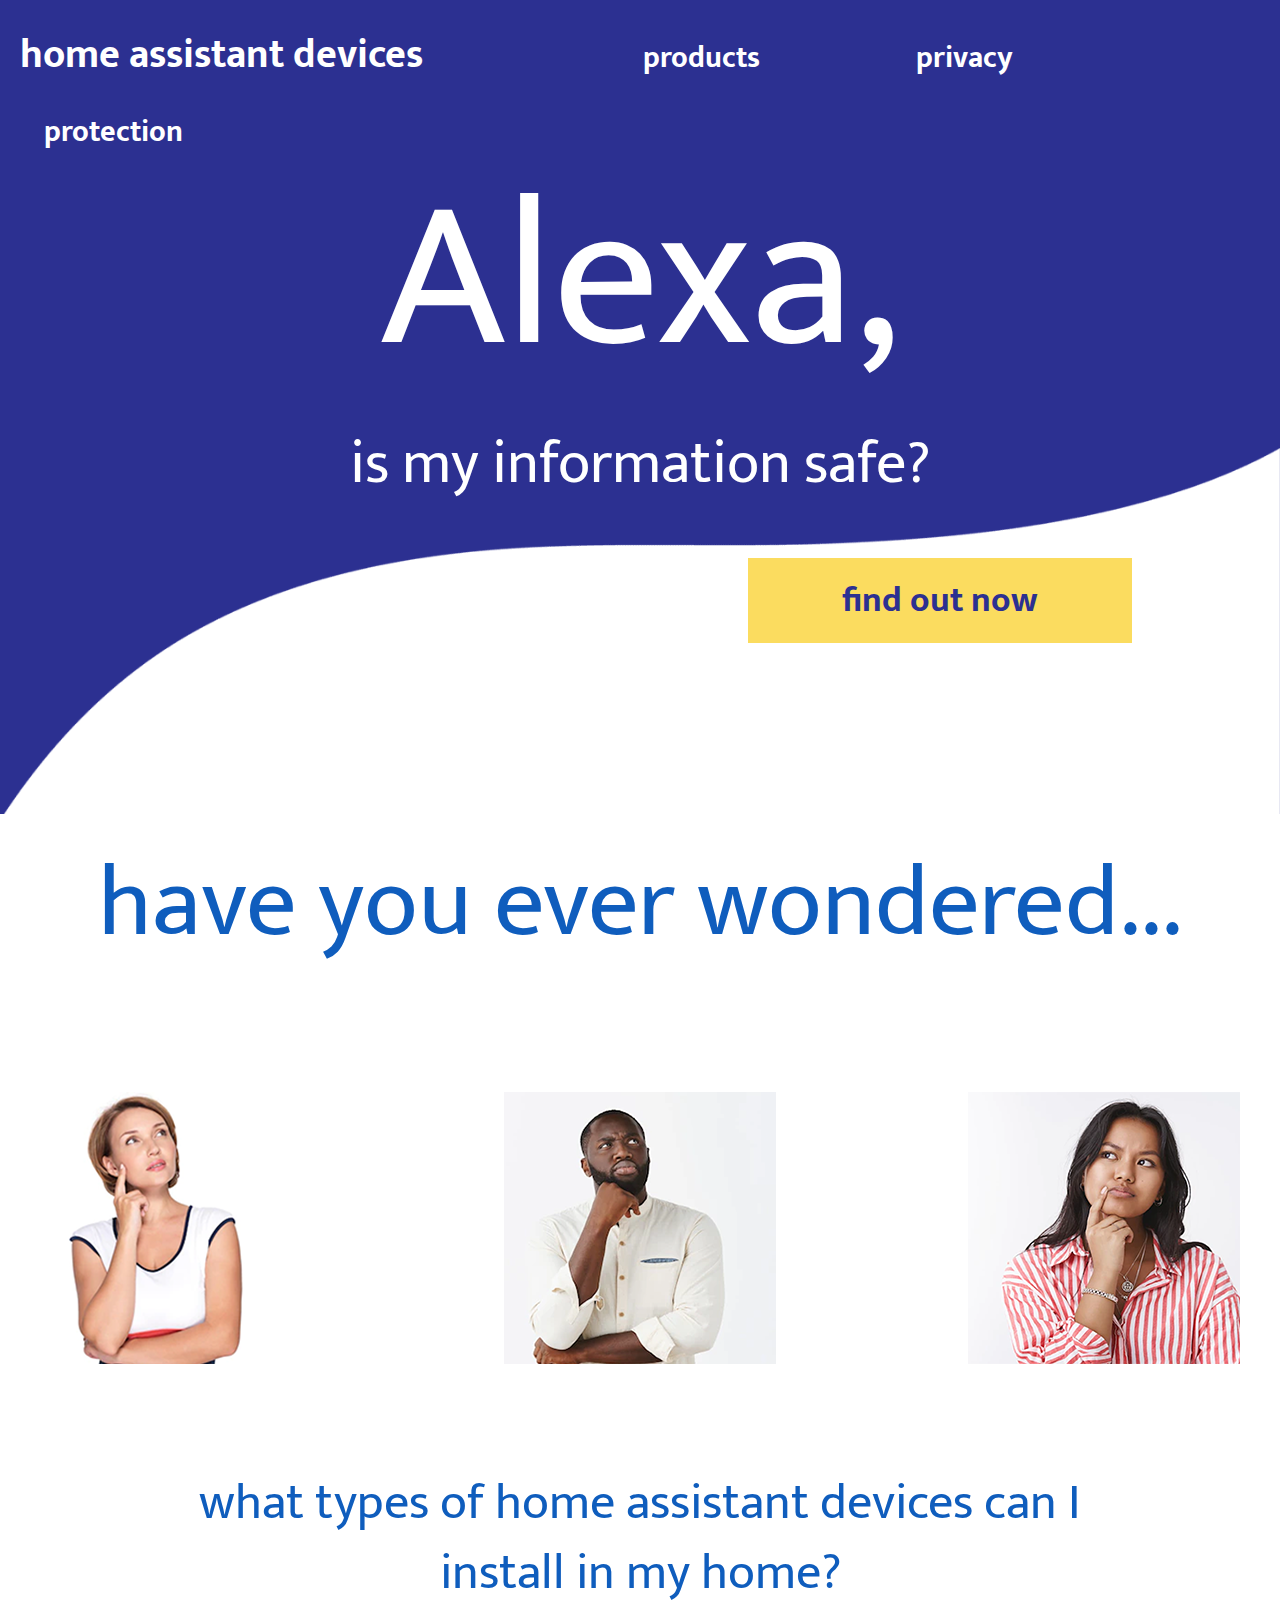
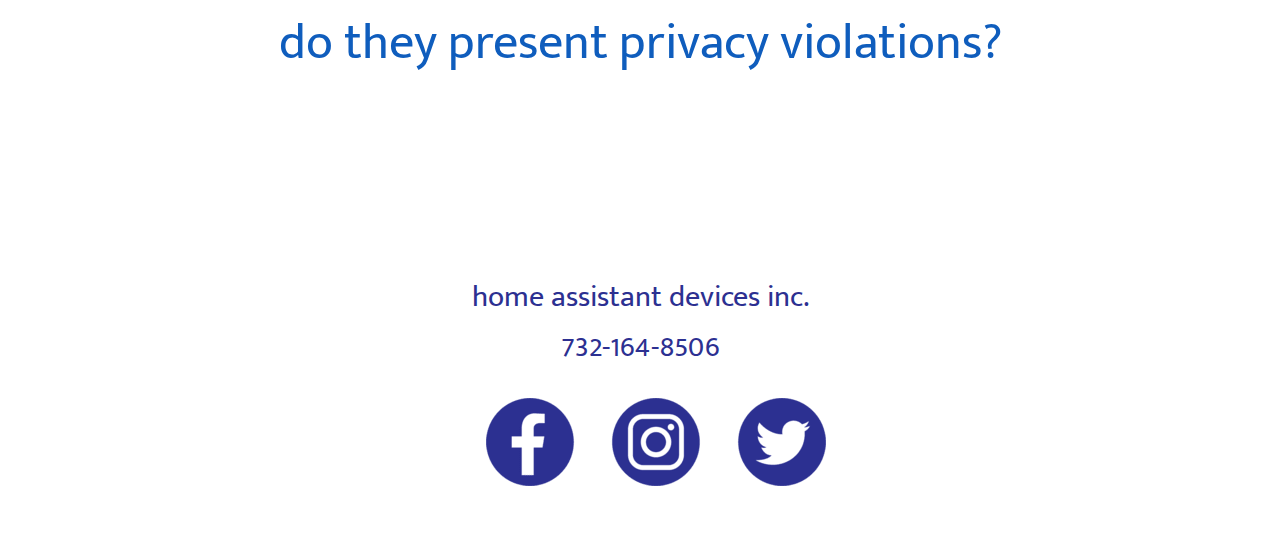
<file: HomeAssistantDevices/index.html>
<!--Kristen Gallagher-->

<html>
	<head>
		<title>Home Assistant Devices Website</title>
		<link type="text/css" rel="stylesheet" href="styles.css"/>
		<meta name="viewport" content="width=device-width,initial-scale=1">
		<meta name="description" content="Home Assistant Devices Website">
  		<meta name="keywords" content="home, privacy, products, protection, information, assistant, devices">
		<link rel="preconnect" href="https://fonts.googleapis.com">
		<link rel="preconnect" href="https://fonts.gstatic.com" crossorigin>
		<link href="https://fonts.googleapis.com/css2?family=Mukta+Mahee&display=swap" rel="stylesheet">
	</head>
	<body>
 		<a href="index.html">
 			<div id="upperlefttext">home assistant devices</div>
 		</a>
		<header class="header">
 			<a id="menu" class="header__menu">
 				<img style="margin-top:7%" src="./images/hammenu.png" alt="three white horizontal lines">
 			</a>
 		</header>
 		<nav id="drawer" class="nav" style="background-color: #2C3091">
 			<a href="index.html">
 				<div id="homedevices">home assistant devices</div>
 			</a>
        	<li class="nav__item" id="firstnav" style="display: inline-block; padding-right:16%">
        		<a href="products.html">products</a>
        	</li>
        	<li class="nav__item" id="secondnav"style="display: inline-block; padding-right:13%">
        		<a href="privacy.html">privacy</a>
        	</li>
        	<li class="nav__item" id="thirdnav"style="display: inline-block; padding-right:13%">
        		<a href="">protection</a>
        	</li>
    	</nav>
    	<main>
			<div class="abovethefold">
    			<div class="titletext"id="alexa">Alexa,</div>
    			<div class="subtitletext">is my information safe?</div>
				<div class="wave">
					<picture>
  						<source style="margin-top: -106px; width: 100%" media="(max-width: 950px)" srcset="./images/wavesmaller.png">
  						<source style="margin-top: -106px; width: 100%"media="(min-width: 951px)" srcset="./images/wave.png">
  						<img style="margin-top: -106px; width: 100%"src="./images/wave.png" alt="white wave background">
					</picture>
				</div>
				<div class="boxB" style="float:left">
					<div id="pic_overlaybutton" class="differenthover">
						<a class="differenthover" href="privacy.html">find out now</a>
					</div>
				</div>
				<div style="margin-bottom:310px;"></div>
			</div>
			<div class="belowthefold">
				<div class="mediumtext" id="topheading">have you ever wondered...</div>
				<div class="container" style="padding-top: 50px;justify-content: center">
					<div class="containerimg">
						<div class="spacer"></div>
						<div class="boxA" id = "thinking" >
							<img src="./images/thinkingthree.png" alt="woman thinking and looking up">
							<div class="overlay">
								<div class="texthoveroverlay">"how do I stop a Google Assistant from eavesdropping?"</div>
							</div>
						</div>
					</div>
					<div class="spacer"></div>
					<div class="containerimg">
						<div class="boxA" id = "thinking">
							<img src="./images/thinkingtwo.png" alt="man thinking and looking up">
							<div class="overlay">
								<div class="texthoveroverlay">"how can I stop Alexa from spying on me?"</div>
							</div>
						</div>
					</div>
					<div class="spacer"></div>
					<div class="containerimg">
						<div class="boxA" id = "thinking" >
							<img src="./images/thinkingone.png" alt="woman thinking with finger near lips looking up">
							<div class="overlay">
								<div class="texthoveroverlay">"is Alexa always listening?"</div>
							</div>
						</div>
					</div>
					<div class="spacer"></div>
					<div class="mediumtext" style="margin-top: 50px; line-height: 70px;padding-left: 15%; font-size: 50px;padding-right: 15%">what types of home assistant devices can I install in my home?</div>
					<div class="mediumtext" style="margin-top: 0px; line-height: 70px;padding-left: 15%; padding-right: 15%; font-size:50px; margin-bottom: 130px">do they present privacy violations?</div>	
				</div>
			</div>
			<div class="footer">
				<div width=100% justify-content=center margin-left=100px>
					<div class="footertext">home assistant devices inc.</div>
					<div class="footertext">732-164-8506</div>
					<div>
						<img src="./images/socials.png" alt="social media logos" class="iconsbottom" style="padding-bottom:20px">
					</div>
				</div>	
			</div>	
		</main>
		<script>
      		var menu = document.querySelector('#menu');
      		var main = document.querySelector('main');
      		var drawer = document.querySelector('.nav');
      		menu.addEventListener('click', function(e) {
        		drawer.classList.toggle('open');
        		e.stopPropagation();
      		});
      		main.addEventListener('click', function() {
        		drawer.classList.remove('open');
      		});
    	</script>
	</body>
</html>
</file>
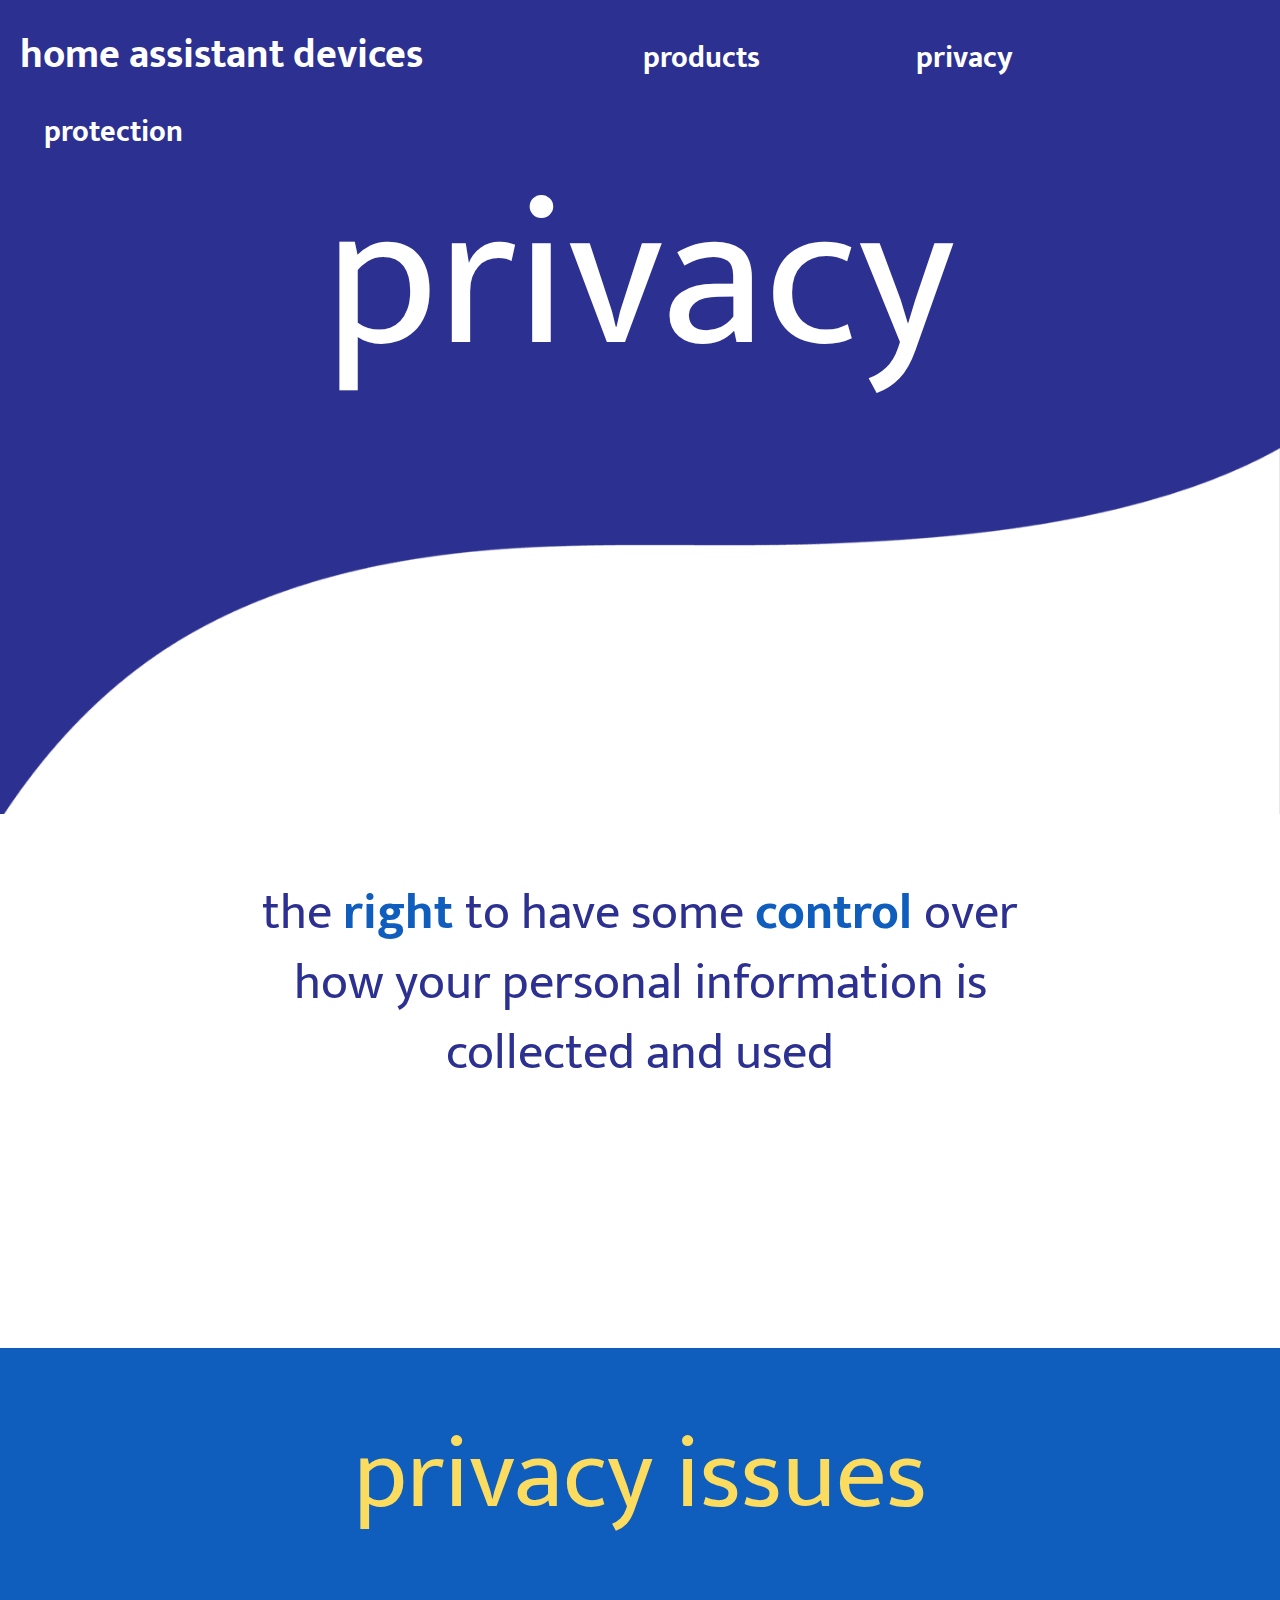
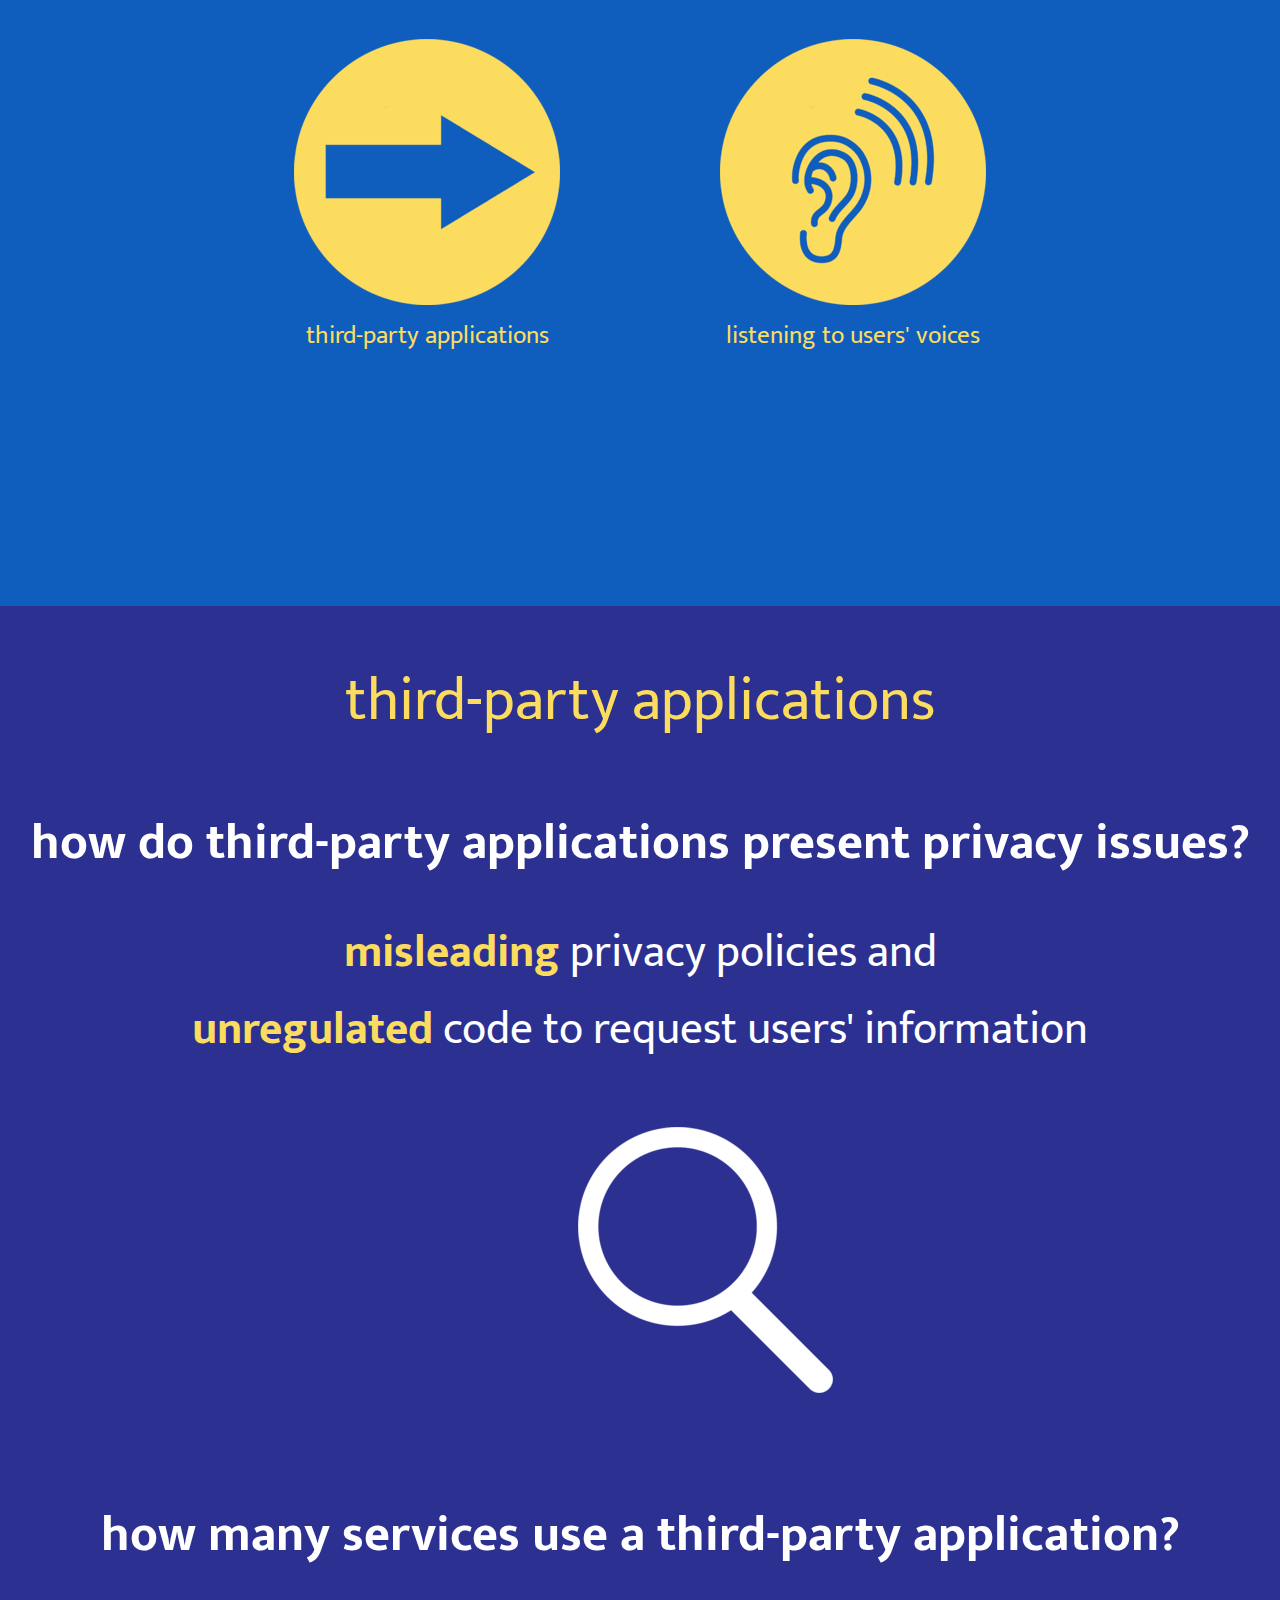
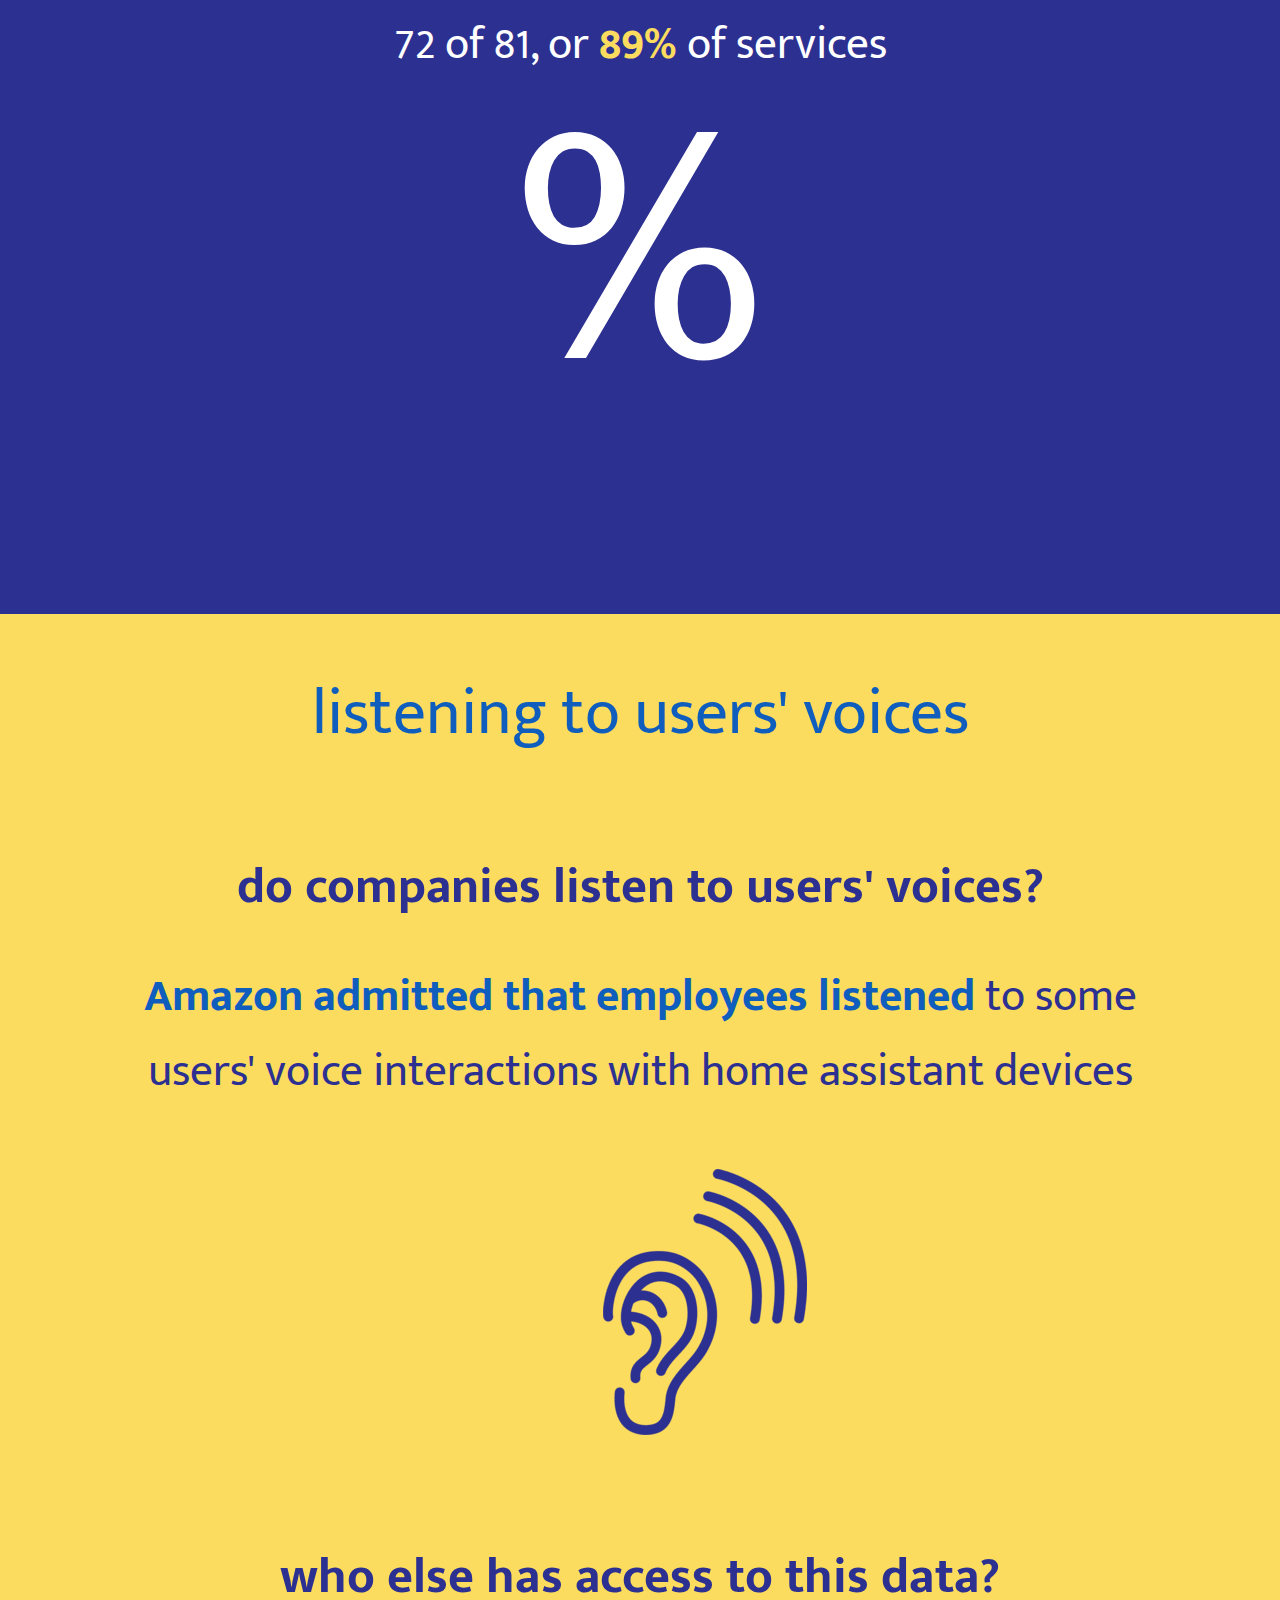
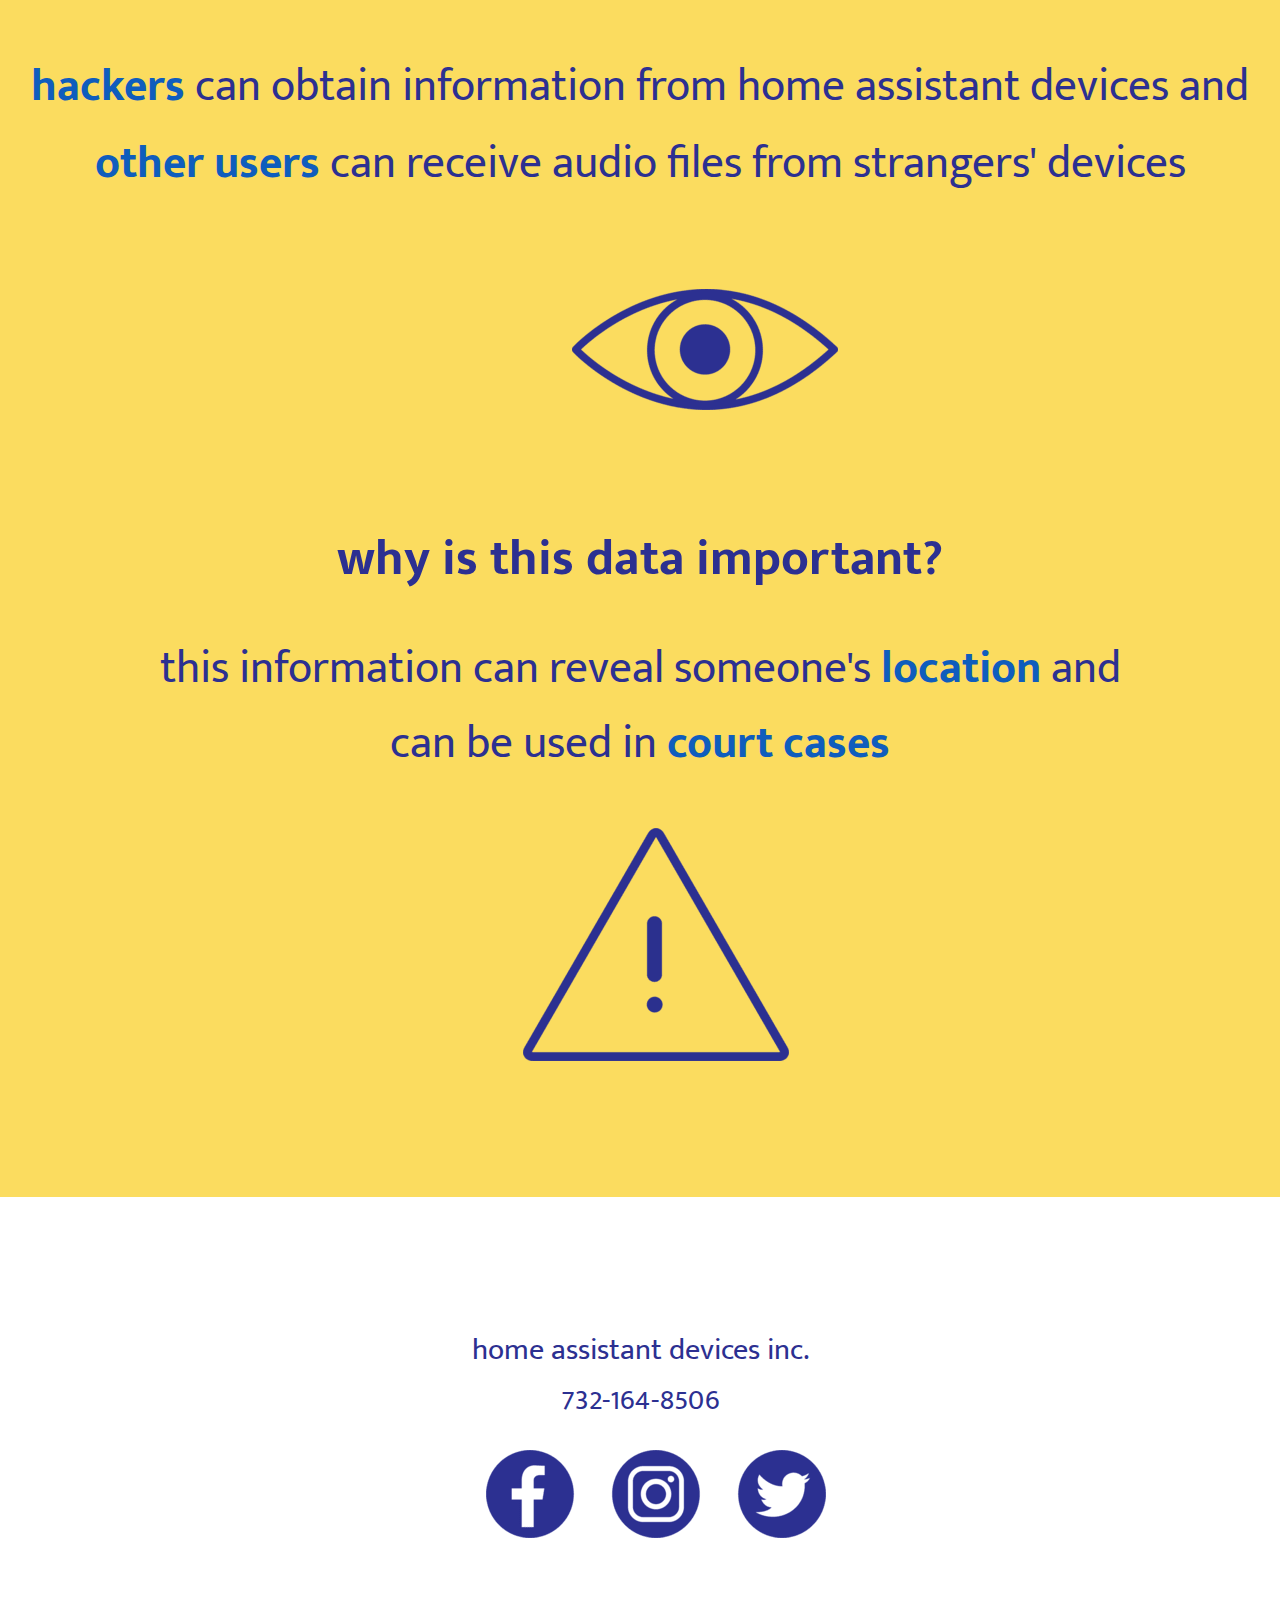
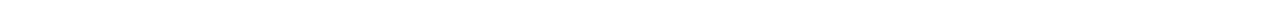
<file: HomeAssistantDevices/privacy.html>
<!--Kristen Gallagher-->

<html>
	<head>
		<title>Home Assistant Devices Website - Privacy</title>
		<link type="text/css" rel="stylesheet" href="styles.css"/>
		<meta name="viewport" content="width=device-width,initial-scale=1">
		<meta name="description" content="Home Assistant Devices Website - Privacy">
  		<meta name="keywords" content="privacy, information, listening, issues, devices">
		<link rel="preconnect" href="https://fonts.googleapis.com">
		<link rel="preconnect" href="https://fonts.gstatic.com" crossorigin>
		<link href="https://fonts.googleapis.com/css2?family=Mukta+Mahee&display=swap" rel="stylesheet">
	</head>
	<body>
 		<a href="index.html">
 			<div id="upperlefttext">home assistant devices</div>
 		</a>
		<header class="header">
 			<a id="menu" class="header__menu">
 				<img style="margin-top:7%" src="./images/hammenu.png" alt="three white horizontal lines">
 			</a>
 		</header>
 		<nav id="drawer" class="nav" style="background-color: #2C3091">
 			<a href="index.html">
 				<div id="homedevices">home assistant devices</div>
 			</a>
      		<li class="nav__item" id="firstnav" style="display: inline-block; padding-right:16%">
      			<a href="products.html">products</a>
      		</li>
        	<li class="nav__item" id="secondnav"style="display: inline-block; padding-right:13%">
        		<a href="privacy.html">privacy</a>
        	</li>
        	<li class="nav__item" id="thirdnav"style="display: inline-block; padding-right:13%">
        		<a href="">protection</a>
        	</li>
    	</nav>
    	<main>
			<div class="abovethefold">
    			<div class="titletext" id="products">privacy</div>
    			<div class="subtitletext" style="color:#2C3091">i</div>
				<div class="wave">
					<picture>
  						<source style="margin-top: -106px; width: 100%" media="(max-width: 950px)" srcset="./images/wavesmaller.png">
  						<source style="margin-top: -106px; width: 100%"media="(min-width: 951px)" srcset="./images/wave.png">
  						<img style="margin-top: -106px; width: 100%"src="./images/wave.png" alt="white wave background">
					</picture>
				</div>
    			<div class="boxB" style="float:left">
					<img id="pic_overlayinteriors" style="margin-top:8%; background-color:white" src="./images/securitytwo.png" alt="lock">
				</div>
				<div style="margin-bottom:310px"></div>
			</div>
			<div class="belowthefold">
				<div class="mediumtext" id="topheading"style="padding-left: 20%; margin-bottom: 310px;padding-right: 20%; font-size:50px; padding-top: 5%; line-height: 70px;color:#2C3091">the <span>right </span>to have some <span>control </span>over how your personal information is collected and used</div>
				<div class="bluebelowthefold">
					<div class="mediumtext" id="smarthomebenefits" style="color:#FBDC5F; padding-top:45px">privacy issues</div>
					<div class="container" style="justify-content: center">
						<div margin="10%">
							<div class="boxA" style="margin: 80px; display: inline-block;position: relative; margin-bottom:10px">
								<img src="./images/arrow.png" alt="arrow pointing to the right">
							</div>
							<div class="exampletextblue" style="color:#FBDC5F">third-party applications</div>
						</div>
						<div margin="10%">
							<div class="boxA" style="margin: 80px; display: inline-block;position: relative; margin-bottom:10px">
								<img src="./images/ear.png" alt="ear listening to noise">
							</div>
							<div class="exampletextblue" id="bottom" style="color:#FBDC5F; margin-bottom:220px; font-size:25px">listening to users' voices</div>
						</div>
					</div>
					<div style="padding-bottom:80px"></div>
					<div class="purplebelowthefold">
						<div class="mediumtext" id="thirdpartyapps" style="color:#FBDC5F; padding-top:45px; font-size:60px">third-party applications</div>
						<div class="mediumtext" style="margin-top: 50px; color: white; font-weight: bold;font-size:50px">how do third-party applications present privacy issues?</div>
						<div class="mediumtext" style="margin-top: 30px; padding-left: 5%; padding-right: 5%;color: white;font-size:45px"><span class="yellowstandout">misleading</span> privacy policies and</div>
						<div class="mediumtext" id="smallthird" style="margin-top: 2px; padding-left: 5%; padding-right: 5%;color: white;font-size:45px"><span class="yellowstandout">unregulated</span> code to request users' information</div>
						<div style="padding-bottom:60px"></div>
						<div style="display:inline-block">
							<img class="iconmovement" src="./images/glass.png" alt="magnifying glass">
						</div>
						<div style="padding-bottom:50px"></div>
						<div class="mediumtext" style="margin-top: 50px; color: white; font-weight: bold;font-size:50px;padding-left:5%; padding-right:5%">how many services use a third-party application?</div>
						<div class="mediumtext" style="margin-top: 30px; padding-left: 5%; padding-right: 5%;color: white;font-size:45px">72 of 81, or <span class="yellowstandout">89%</span> of services</div>
						<div style="padding-bottom:60px"></div>
						<div id="bottom" style="display:inline-block; color: white;text-align: center; width: 100%; margin-bottom: 200px;margin-top: -180px;font-size:350px">%</div>
						<div class="yellowbelowthefold" style="margin-top:-130px">
							<div class="mediumtext" id="listeningtext" style="color:#0F5DBD; padding-top:45px; font-size:65px">listening to users' voices</div>
							<div class="mediumtext" style="margin-top: 50px; padding-left: 5%; padding-right: 5%;color: #2C3091; font-weight: bold;font-size:50px">do companies listen to users' voices?</div>
							<div class="mediumtext" style="margin-top: 30px; padding-left: 10%; padding-right: 10%;color: #2C3091;font-size:45px"><span class="bluestandout">Amazon admitted that employees listened</span> to some users' voice interactions with home assistant devices</div>
							<div style="padding-bottom:60px"></div>
							<div style="display:inline-block">
								<img class="iconmovement" src="./images/listening.png" alt="ear listening">
							</div>
							<div style="padding-bottom:50px"></div>
							<div class="mediumtext" style="margin-top: 50px; color: #2C3091; font-weight: bold;font-size:50px">who else has access to this data?</div>
							<div class="mediumtext" style="margin-top: 30px; color: #2C3091;font-size:45px"><span class="bluestandout">hackers</span> can obtain information from home assistant devices and</div>
							<div class="mediumtext" style="margin-top: 2px; padding-left: 5%; padding-right: 5%; color: #2C3091;font-size:45px"><span class="bluestandout">other users</span> can receive audio files from strangers' devices</div>
							<div style="padding-bottom:15px"></div>
							<div style="display:inline-block">
								<img class="iconmovement" id="eye" src="./images/eye.png" alt="eye">
							</div>
							<div style="padding-bottom:25px"></div>
							<div class="mediumtext" style="margin-top: 10px; color: #2C3091; font-weight: bold;font-size:50px">why is this data important?</div>
							<div class="mediumtext" style="margin-top: 30px; margin-left: 10%; margin-right: 10%;color: #2C3091;font-size:45px">this information can reveal someone's <span class="bluestandout">location</span> and can be used in <span class="bluestandout">court cases</span></div>
							<div style="padding-bottom:30px"></div>
							<div style="display:inline-block; margin-left:35%">
								<img id="warning" style="display:block" src="./images/caution.png" alt="caution warning sign">
							</div>
							<div style="padding-bottom:120px"></div>
						</div>
					</div>
				</div>
			</div>
			<div class="footer" style="padding-top:0px">
				<div width=100% justify-content=center margin-left=100px>
					<div class="footertext" style="margin-top:10%">home assistant devices inc.</div>
					<div class="footertext">732-164-8506</div>
					<div>
						<img src="./images/socials.png" alt="social media logos" class="iconsbottom" style="padding-bottom:20px">
					</div>
				</div>		
			</div>	
		</main>
		<script>
      		var menu = document.querySelector('#menu');
      		var main = document.querySelector('main');
      		var drawer = document.querySelector('.nav');
      		menu.addEventListener('click', function(e) {
        		drawer.classList.toggle('open');
        		e.stopPropagation();
      		});
      		main.addEventListener('click', function() {
        		drawer.classList.remove('open');
      		});
    	</script>
	</body>
</html>
</file>
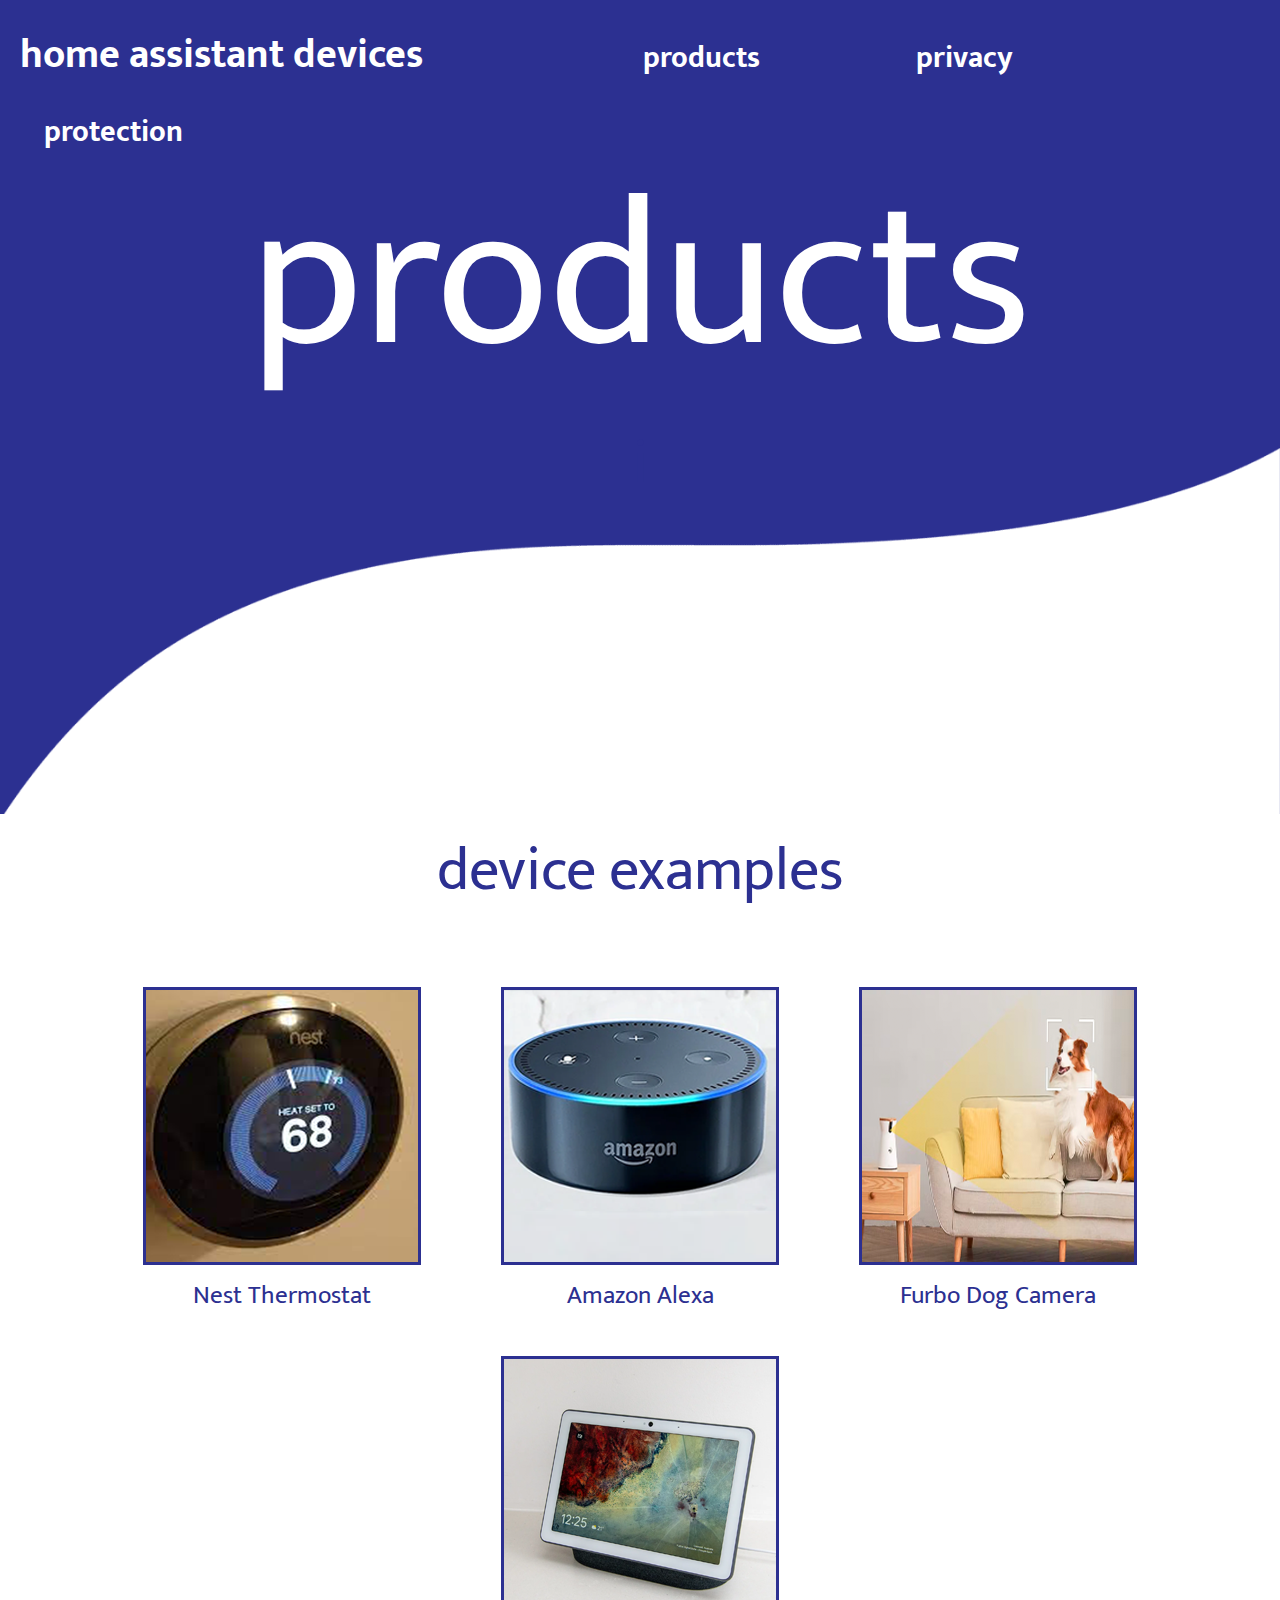
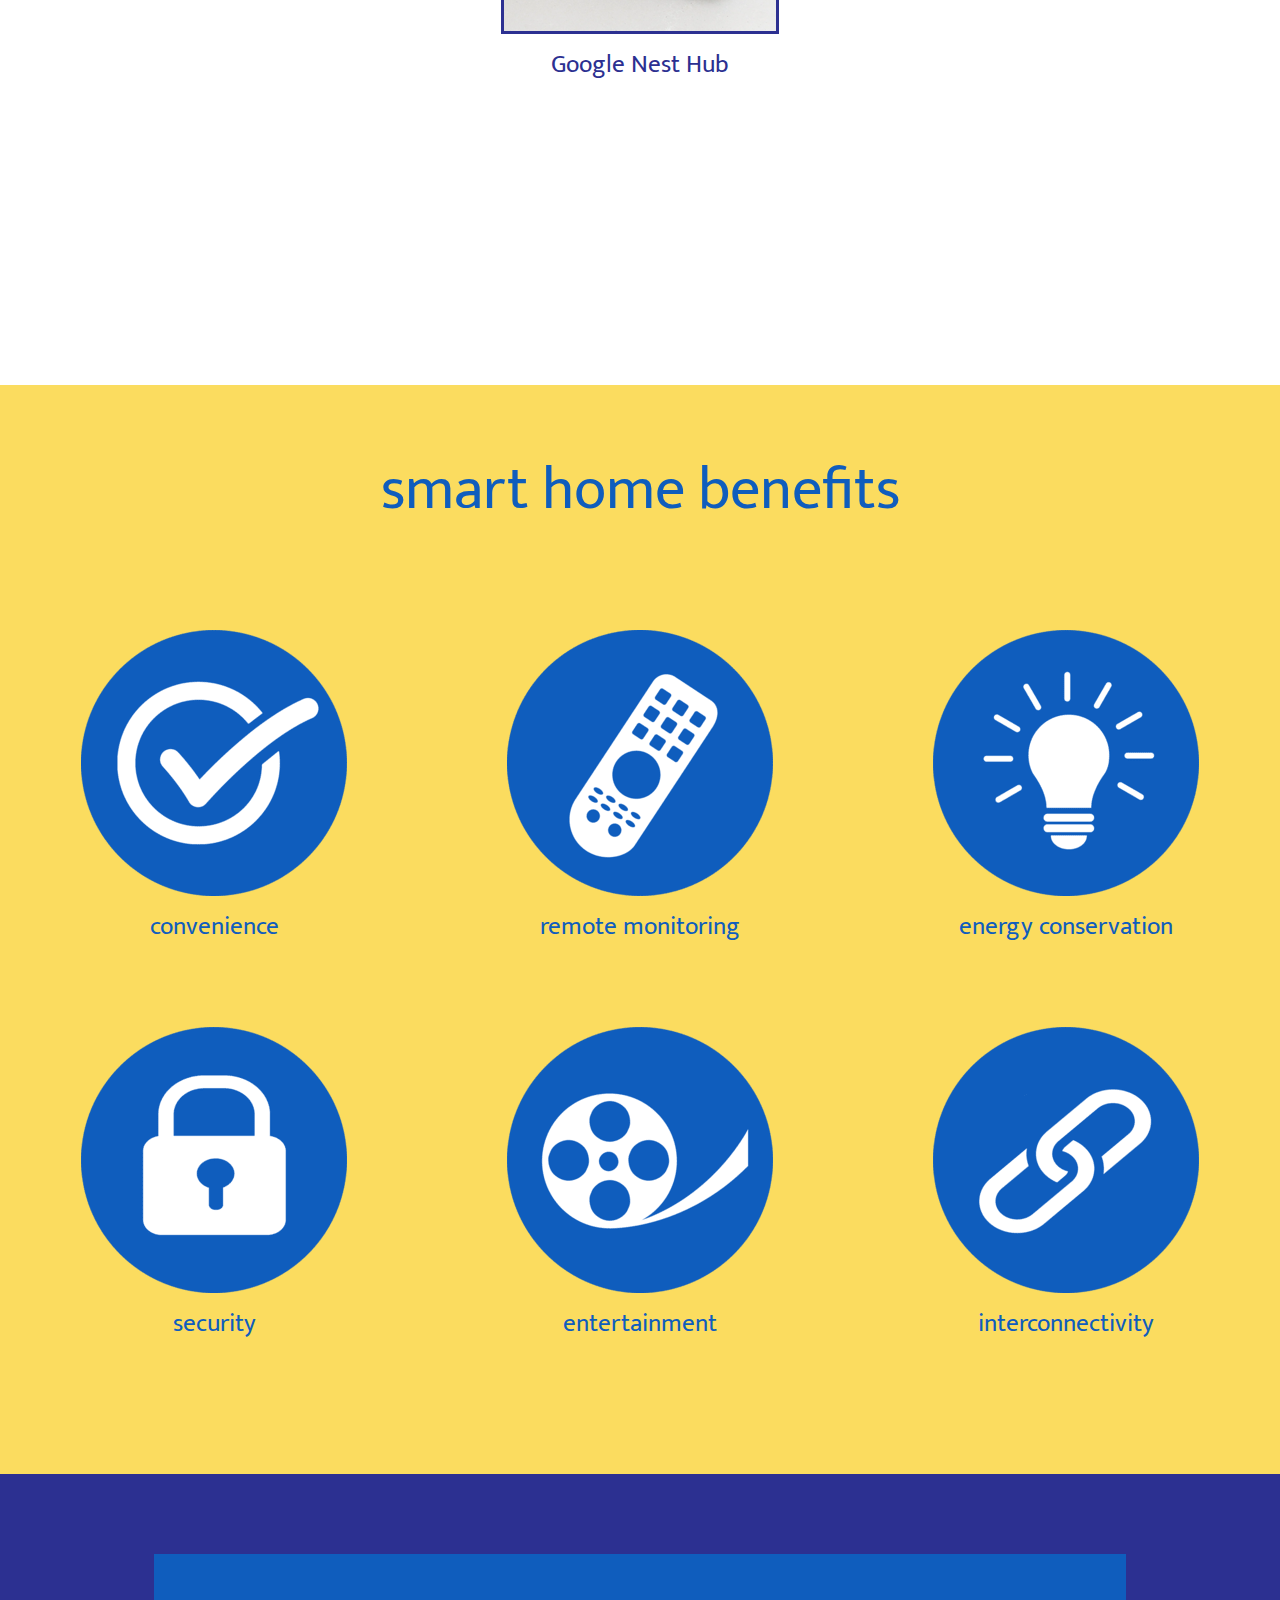
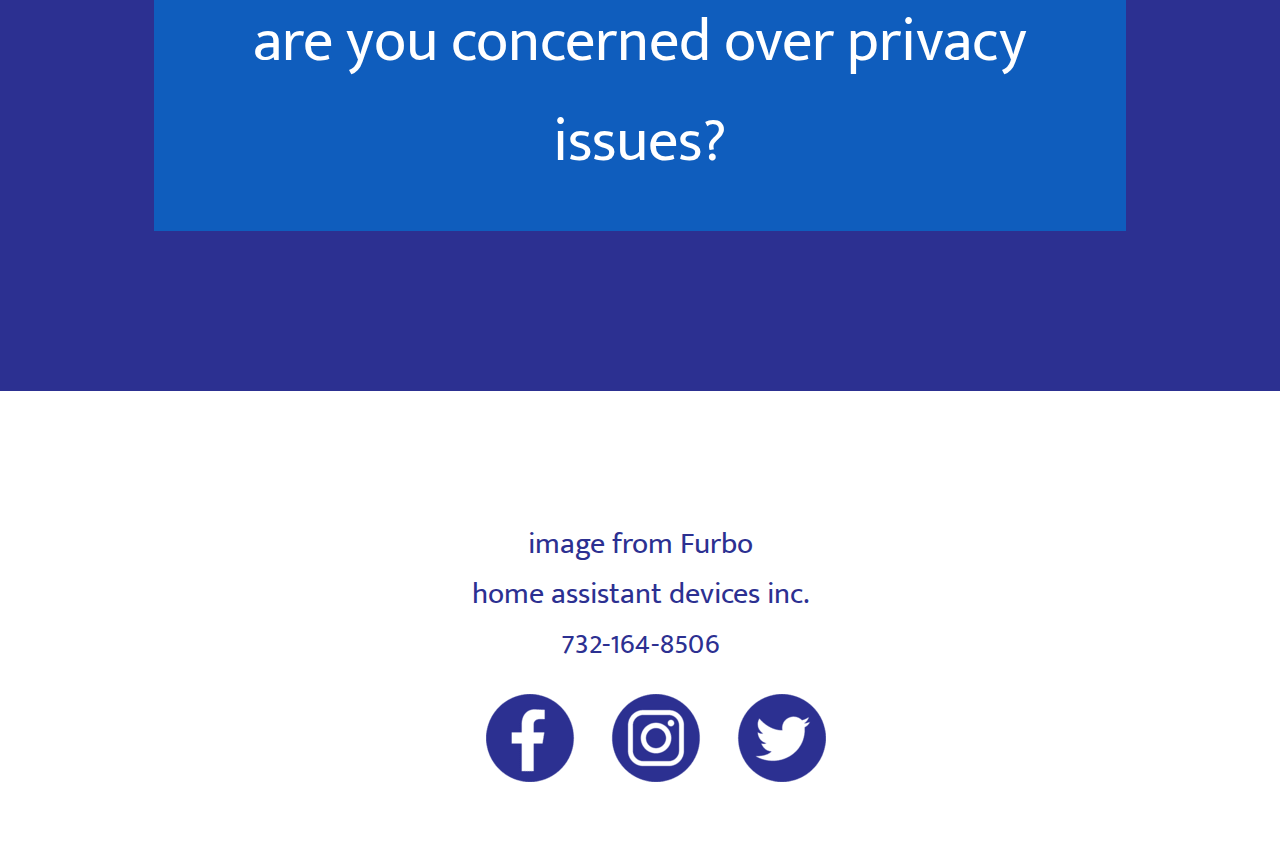
<file: HomeAssistantDevices/products.html>
<!--Kristen Gallagher-->

<html>
	<head>
		<title>Home Assistant Devices Website - Products</title>
		<link type="text/css" rel="stylesheet" href="styles.css"/>
		<meta name="viewport" content="width=device-width,initial-scale=1">
		<meta name="description" content="Home Assistant Devices Website - Products">
  		<meta name="keywords" content="products, devices, benefits, privacy">
		<link rel="preconnect" href="https://fonts.googleapis.com">
		<link rel="preconnect" href="https://fonts.gstatic.com" crossorigin>
		<link href="https://fonts.googleapis.com/css2?family=Mukta+Mahee&display=swap" rel="stylesheet">
	</head>
	<body>
 		<a href="index.html">
 			<div id="upperlefttext">home assistant devices</div>
 		</a>
		<header class="header">
 			<a id="menu" class="header__menu">
 				<img style="margin-top:7%" src="./images/hammenu.png" alt="three white horizontal lines">
 			</a>
 		</header>
 		<nav id="drawer" class="nav" style="background-color: #2C3091">
 			<a href="index.html">
 				<div id="homedevices">home assistant devices</div>
 			</a>
        	<li class="nav__item" id="firstnav" style="display: inline-block; padding-right:16%">
        		<a href="products.html">products</a>
        	</li>
        	<li class="nav__item" id="secondnav"style="display: inline-block; padding-right:13%">
        		<a href="privacy.html">privacy</a>
        	</li>
        	<li class="nav__item" id="thirdnav"style="display: inline-block; padding-right:13%">
        		<a href="">protection</a>
        	</li>
    	</nav>
    	<main>
			<div class="abovethefold">
    			<div class="titletext" id="products">products</div>
    			<div class="subtitletext" style="color:#2C3091">i</div>
				<div class="wave">
					<picture>
  						<source style="margin-top: -106px; width: 100%" media="(max-width: 950px)" srcset="./images/wavesmaller.png">
  						<source style="margin-top: -106px; width: 100%"media="(min-width: 951px)" srcset="./images/wave.png">
  						<img style="margin-top: -106px; width: 100%"src="./images/wave.png" alt="white wave background">
					</picture>
				</div>
    			<div class="boxB" style="float:left">
					<img id="pic_overlayinteriors" style="margin-top:8%; background-color:white" src="./images/smarthome.png" alt="house">
				</div>
				<div style="margin-bottom:310px"></div>
			</div>
			<div class="belowthefold">
				<div class="mediumtext"  id="topheading" style="color:#2C3091; padding-bottom:2%; font-size:60px">device examples</div>
				<div class="container" style="justify-content: center">
					<div margin="10%">
						<div class="boxA" style="margin: 40px; display: inline-block;position: relative; margin-bottom:10px; border:3px solid #2C3091">
							<img src="./images/nest.png" alt="nest thermostat">
						</div>
						<div class="exampletext">Nest Thermostat</div>
					</div>
					<div margin="10%">
						<div class="boxA" style="margin: 40px; display: inline-block;position: relative; margin-bottom:10px; border:3px solid #2C3091">
							<img src="./images/alexa.png" alt="amazon alexa">
						</div>
						<div class="exampletext">Amazon Alexa</div>
					</div>
					<div margin="10%">
						<div class="boxA" style="margin: 40px; display: inline-block;position: relative; margin-bottom:10px; border:3px solid #2C3091">
							<img src="./images/dog.png" alt="furbo dog camera">
						</div>
						<div class="exampletext">Furbo Dog Camera</div>
					</div>
					<div margin="10%">
						<div class="boxA" style="margin: 40px; display: inline-block;position: relative; margin-bottom:10px; border:3px solid #2C3091">
							<img src="./images/google.png" alt="google nest hub">
						</div>
						<div class="exampletext" id="bottom">Google Nest Hub</div>
					</div>
				</div>
			</div>
			<div class="yellowbelowthefold">
				<div class="mediumtext" id="smarthomebenefits" style="color:#0F5DBD; padding-top:45px; font-size: 60px; line-height: 120px;padding-bottom:00px">smart home benefits</div>
				<div class="container" style="justify-content: center">
					<div margin="10%">
						<div class="boxA" style="margin: 80px; display: inline-block;position: relative; margin-bottom:10px">
							<img src="./images/checkmark.png" alt="check mark">
						</div>
						<div class="exampletextblue">convenience</div>
					</div>
					<div margin="10%">
						<div class="boxA" style="margin: 80px; display: inline-block;position: relative; margin-bottom:10px">
							<img src="./images/remote.png" alt="remote control">
						</div>
						<div class="exampletextblue">remote monitoring</div>
					</div>
					<div margin="10%">
						<div class="boxA" style="margin: 80px; display: inline-block;position: relative; margin-bottom:10px">
							<img src="./images/light.png" alt="light bulb">
						</div>
						<div class="exampletextblue">energy conservation</div>
					</div>
					<div margin="10%">
						<div class="boxA" style="margin: 80px; display: inline-block;position: relative; margin-bottom:10px">
							<img src="./images/lock.png" alt="lock">
						</div>
						<div class="exampletextblue">security</div>
					</div>
					<div margin="10%">
						<div class="boxA" style="margin: 80px; display: inline-block;position: relative; margin-bottom:10px">
							<img src="./images/entertainment.png" alt="film reel">
						</div>
						<div class="exampletextblue">entertainment</div>
					</div>
					<div margin="10%">
						<div class="boxA" style="margin: 80px; display: inline-block;position: relative; margin-bottom:10px">
							<img src="./images/link.png" alt="two chains linked together">
						</div>
						<div class="exampletextblue">interconnectivity</div>
					</div>
				</div>
				<div style="padding-bottom:130px"></div>
			</div>
			<div class="mediumtext" style="margin-top: 80px; background-color: #0F5DBD;font-size:60px; color:white; width:70%; margin-left:12%; margin-right:15%; padding:3%">
				<a href="privacy.html">are you concerned over privacy issues?</a>
			</div>
			<div style="padding-bottom:160px"></div>
			<div class="footer" style="padding-top:10%">
				<div class="footertext">image from Furbo</div>
				<div width=100% justify-content=center margin-left=100px>
					<div class="footertext">home assistant devices inc.</div>
					<div class="footertext">732-164-8506</div>
					<div>
						<img src="./images/socials.png" alt="social media logos" class="iconsbottom" style="padding-bottom:20px">
					</div>
				</div>		
			</div>	
		</main>
		<script>
      		var menu = document.querySelector('#menu');
      		var main = document.querySelector('main');
      		var drawer = document.querySelector('.nav');
      		menu.addEventListener('click', function(e) {
        		drawer.classList.toggle('open');
        		e.stopPropagation();
      		});
      		main.addEventListener('click', function() {
        		drawer.classList.remove('open');
      		});
    	</script>
	</body>
</html>
</file>
<file: HomeAssistantDevices/styles.css>
/*Kristen Gallagher*/

a{
	text-decoration:  none;
	color: white;
}

a:hover{
	color: #FBDC5F;
}

body{
	font-family: 'Mukta Mahee', sans-serif;
}

body, html {
  	margin: 0;
  	padding: 0;
  	width: 100%;
  	height: 100%;
  	background-color: #2C3091;
}

iframe{
	float:left; 
	content-align: center;
	margin-bottom:2%
}

img{
	float: left;
}

li{
	text-decoration:  none;
	color: black;
}

li:hover{
	font-weight: bold;
}


nav{
	width: 100%;
	position: fixed;
	padding-top: 20px;
	padding-bottom: 20px;
	z-index: 99;
	position: fixed;
}

span{
	color: #0F5DBD;
	font-weight: bold;
}

ul {
  	list-style: none;
  	padding: 0;
  	margin: 0;
}

video{
	height:180vh; 
	width: 100%; 
	object-fit: fill; 
	position: absolute;
	overflow: none;
	max-height: 700px;
}

.abovethefold{
	padding-top: 100px;
}

#bar{
	width: .2%;
	height: 40px;
	padding-top: 10px;
	background-color: #014A8E;
}

.belowthefold{
	background-color: white;
}

.iconmovement{
	display: block;
}

.bluebelowthefold{
	background-color: #0F5DBD;
}

.bluesection{
	background: #FFF28D;  
	width:100%;
	background: #B4CFEB;
	padding-top: 150px; 
	margin-top:520px; 
}

.bluestandout{
	color: #0F5DBD;
	font-weight: bold;
}

#bottom{
	margin-bottom: 350px;
}

.box, .boxA, .boxB, .boxC, .boxD, .boxF, .explore{
	display:  flex;
    justify-content: center;
    align-items:  center;
}

.container{
	display: flex;
	flex-wrap: wrap;
	flex-direction: row;
    flex-flow: row wrap;
    box-sizing: border-box;
	font-family: 'Mukta Mahee', sans-serif;
}

.containerimg:hover .overlay {
	opacity: .9;
}

.content {
	padding: 1em;
}

.differenthover{
	color: #2C3091;
}

.differenthover:hover{
	font-weight: bold;
	color: #0F5DBD;
}

.exampletext{
	text-align:center;
	color: #2C3091;
	font-size: 25px;
}

.exampletextblue{
	text-align:center;
	color: #0F5DBD;
	font-size: 25px;
}

.footer{
	float:left; 
	margin-bottom:2%;
	text-align: center;
	width: 100%;
	color: #2C3091;
	font-family: 'Mukta Mahee', sans-serif;
	font-size: 30px;
	margin-top: 25%;
	text-align: center;
	margin: auto; 
	background: white;
	padding-top: 5%;
}

.greensection{
	background: #9BB865; 
	width:100%;
	height: 900px;
}

.header__menu {
	display: none;
}

#homedevices{
	color: white; 
	font-weight: bold;
	font-size:40px;
	display: inline-block;
	padding-left: 20px;
}

.iconsbottom{
	margin:4%; 
	margin-top: 2%;
	padding-bottom: 2%;
	position:relative; 
	float:left; 
	display:inline-block;
}

#listeningtext{
  		line-height: 110px;
  		font-size: 90px;
  		padding-bottom: 2%;
}

.logobottom{
	float: left; 
	margin: 4%; 
	margin-top: 3%; 
	margin-bottom: 0%;
	position:relative; 
	margin-left: 9%;
	display:inline-block;
}

.magnifying{
	padding-left:87%; 
	z-index: 99;
	border:10px solid #014A8E;
	background-color: white;
}

.mediumtext{
	color: #0F5DBD;
	font-family: 'Mukta Mahee', sans-serif;
	font-size: 100px;
	text-align: center;
}

#myImage{
	height: 700px;
}

.nav__item {
	margin-top: 2px;
  	box-sizing: border-box;
  	display: inline-block;
  	width: 10%;
  	text-align: center;
  	line-height: 24px;
  	padding: 24px;
  	margin-right: 20px;
  	margin-left: 20px;
  	overflow: visible;
  	color: white;
  	font-weight: bold;
  	font-size: 30px;
}

.nav__itembar {
  	box-sizing: border-box;
  	display: inline;
  	width: .2%;
  	text-align: left;
  	line-height: 24px;
  	padding: 2px;
  	margin-right: 2px;
  	margin-left: 2px;
  	overflow: wrap;
}

.nav__list {
  	width: 100%;
  	padding: 0;
  	margin: 0;
}

.newsimages{
	text-align: center;
	content-align: center;
}

.overlay{
	position: absolute;
	/*we talked about hardcoding this width*/
	width: 272px;
	margin-left: 0;
	height: 272px;
	opacity: 0;
	transition: .5s ease;
	background-color: #FBDC5F;
}

#pic_overlaybutton{
	position: absolute;
	width: 30%;
	font-size: 35px;
	background-color: #FBDC5F;
	z-index: 80;
	top: 430px;
	right: 20px;
	text-align: center;
	padding-top: 1%;
	color: #2C3091;
	font-weight: bold;
	margin:10%; 
	padding-bottom:1%;
}

#pic_overlaybuttonicon{
	position: absolute;
	font-size: 30px;
	background-color: #FBDC5F;
	z-index: 80;
	top: 430px;
	right: 20px;
	text-align: center;
	padding-top: 20px;
	color: #2C3091;
	font-weight: bold;
	margin:10%; 
	padding-bottom:2%;
}

#pic_overlayinteriors{
	position: absolute;
	font-size: 30px;
	background-color: #FBDC5F;
	z-index: 80;
	top: 390px;
	right: 20px;
	text-align: center;
	padding-top: 1%;
	color: #2C3091;
	font-weight: bold;
	margin:10%; 
	padding-bottom:2%;
}

.purplebelowthefold{
	background-color: #2C3091;
}

.search{
	height: 120px;
	width: 60%;
	z-index: 99;
	margin-left: 0%;
	margin-top: 35%;
	position: absolute;	
}

.smalltext{
	color: black;
	font-size: 98%;
	text-align: center;
	content-align: center;
	margin-left:30%; 
	width:100%; 
}

.spacer{
	width: 15%;
}

.subtitletext{
	color: white;
	font-family: 'Mukta Mahee', sans-serif;
	font-size: 60px;
	margin-left: 25%;
	margin-top: -40px;
}

.texthoveroverlay{
	color: #0F5DBD;
	font-size: 30px;
	position: absolute;
	font-family: 'Mukta Mahee', sans-serif;
	font-weight: 600;
	z-index: 99;
	top: 50%;
	left: 50%;
	-webkit-transform: translate(-50%, -50%);
	-ms-transform:  translate(-50%, -50%);
	transform: translate(-50%, -50%);
	text-align: center;
}

#thinking{
	margin-left: 30%;
	margin-right:30%; 
	margin-top:20%;
	margin-bottom:20%;
}

.titletext{
	color: white;
	font-family: 'Mukta Mahee', sans-serif;
	font-size: 210px;
	margin-top: 10px;
	margin-left: 7%;
	margin-top: -30px;
}

#upperlefttext{
	color: white; 
	font-size:40px;
	margin-left: 5%;
	margin-top: 5%;
}

.yellowbelowthefold{
	background-color: #FBDC5F;
}

.yellowsection{
	background: #FFF28D; 
	padding-top: 150px; 
	margin-top:520px; 
	width:100%;
}

.yellowstandout{
	color: #FBDC5F;
	font-weight: bold;
}

@media screen and (min-width: 0px) and (max-width: 367px) {
	#thinking{
	margin-left: -14%;
	margin-right:30%; 
	margin-top:20%;
	margin-bottom:20%;
	}
}

@media screen and (min-width: 0px) and (max-width: 549px) {
	.iconmovement{
		margin-left: 60px;
	}
	#pic_overlaybutton{
		position: absolute;
		width: 50%;
		font-size: 30px;
		background-color: #FBDC5F;
		z-index: 80;
		top: 544px;
		right: -2px;
		text-align: center;
		padding-top: 1%;
		color: #2C3091;
		font-weight: bold;
		margin:10%; 
		padding-bottom:1%;
	}
	.titletext{
		margin-top: -80px;
		padding-top: -80px;
		font-size: 120px;
		margin-bottom: 50px;
	}
	#upperlefttext{
		font-size: 34px;
	}
	#warning{
		margin-left: -80px;
	}
}

@media screen and (min-width: 200px) and (max-width: 400px){
	#firstnav{
  		padding-top: -55%;
  	}
  	#secondnav{
  		padding-top: -10px;
  	}
}

@media screen and (min-width: 330px) and (max-width: 449px){
	.mediumtext{
		margin-top: -417px;
		z-index: 0;
	}
	#topheading{
		margin-top: -200px;
	}
}

@media screen and (max-width: 360px){
	#topheading{
		margin-top: -280px;
	}
}

@media screen and (min-width: 361px) and (max-width: 390px){
	#topheading{
		margin-top: -270px;
	}
}

@media screen and (min-width: 368px) and (max-width: 548px) {
	#thinking{
		margin-left: 23%;
		margin-right:30%; 
		margin-top:20%;
		margin-bottom:20%;
	}
}

@media screen and (max-width: 370px){
	.iconmovement{
		margin-left: 17%;
	}
}

@media screen and (max-width: 400px){
	#eye{
		padding-left: -30px;
	}
	#warning{
		padding-left: 0px;
	}
}

@media screen and (min-width: 401px) and(max-width: 550px){
  	#firstnav{
  		padding-top: -55%;
  	}
  	#secondnav{
  		padding-top: -80px;
  	}
	#warning{
		padding-left: 0px;
	}
}
	
@media screen and (min-width: 450px) and (max-width: 465px){
	#bottom{
		padding-bottom: 90px;
	}
}

@media screen and (min-width: 450px) and (max-width: 908px){
	.iconmovement{
		margin-left: 30%;
	}
}

@media screen and (min-width: 451px) and (max-width: 528px){
	#topheading{
		margin-top: -240px;
	}
}

@media screen and (max-width: 451px){
	.mediumtext{
		margin-top: -265px;
		z-index: 0;
	}
	#products{
		font-size: 90px;
		padding-bottom: 30px;

	}
}

@media screen and (max-width: 455px){
	.mediumtext{
		margin-top: -242px;
		z-index: 0;
	}
	#smaller{
		margin-top: -265px;
	}
}

@media screen and (max-width: 509px){
	.iconsbottom{
		margin-left: 5%;
	}
	.mediumtext{
	font-size: 50px;
	}
}

@media screen and (min-width: 510px) and (max-width: 835px){
	.footertext{
		width: 100%;
		margin-top: 10px;
	}
	.iconsbottom{
		margin-left: 18%;
	}	
}

@media screen and (min-width: 517px) and (max-width: 554px){
	.mediumtext{
  		margin-top: -213px;
  	}
}

@media screen and (min-width: 529px) and (max-width: 533px){
	.mediumtext{
		margin-top: -209px;
		z-index: 0;
	}
}

@media screen and (min-width: 534px) and (max-width: 543px){
	.mediumtext{
		margin-top: -207px;
		z-index: 0;
	}
}

@media screen and (min-width: 544px) and (max-width: 552px){
	.mediumtext{
		margin-top: -203px;
		z-index: 0;
		padding-top: 80px;
	}
}

@media screen and (min-width: 548px) and (max-width: 585px){
	#pic_overlaybutton{
		position: absolute;
		width: 50%;
		font-size: 35px;
		background-color: #FBDC5F;
		z-index: 80;
		top: 550px;
		right: -2px;
		text-align: center;
		padding-top: 1%;
		color: #2C3091;
		font-weight: bold;
		margin:10%; 
		padding-bottom:1%;
	}
}

@media screen and (max-width: 549px) {
	.abovethefold{
		margin-top: -50px;
	}
	#firstnav{
		margin-top: -120px;
		margin-left: 30px;
	}
	.header__menu {
	    display: inline-block;
	    margin-left: 70%;
	    margin-top: 5px;
	    right: 0;
	}
	/*we talked about hardcoding this width*/
	.header__menu img {
		margin-top: 10%;
	  	width: 70px;
	    height: 50px;
	    z-index: 99;
	    display: inline-block;
	}
	#homedevices,#logowords{
  		-webkit-transform: translate(-600px, 0);
    	transform: translate(-600px, 0);
  	}
  	#listeningtext{
  		line-height: 110px;
  		font-size: 90px;
  		padding-bottom: 10%;
  	}
  	/*we talked about hardcoding this width*/
	.nav {
		z-index: 99;
   		background-color: #fff;
    	width: 600px;
    	position: absolute;
    	-webkit-transform: translate(-600px, 0);
    	transform: translate(-600px, 0);
    	transition: transform 0.3s ease;
  	}
  	/*we talked about hardcoding this width*/
  	.nav__item {
	    display: list-item;
	    margin-bottom: 40px;
	    text-align: center;
	    width: 300px;
	    white-space: nowrap;
	}
	/*we talked about hardcoding this width*/
  	.nav.open {
	    -webkit-transform: translate(0, 0);
	    transform: translate(0, 0);
	    width: 480px;
	    font-size: 15px;
	    z-index: 99;
	}
	#products{
		margin-top: -10px;
	}
	#secondnav{
				margin-top: 60px;
	}
	#smarthomebenefits{
  		line-height: 90px;
  	}
	.spacer{
  		width: 27%;
  	}
	.subtitletext{
		line-height: 80px;
	}
  	#thinking{
  		padding-left: 45%;
  		margin-top: 10%;
  	}
  	#thirdnav{
		margin-top: 20px;
	}
  	#thirdpartyapps{
  		line-height: 110px;
  		font-size: 90px;
  		padding-bottom: 10%;
  	}
  	#wavebelow{
  		margin-top: -50px;
  	}
}

@media screen and (min-width: 550px){	
  	#firstnav{
  		margin-left: 15%;
  	}
  	.titletext{
		margin-top: 5px;
	}
  	#upperlefttext{
  		display: none;
  	}
	#warning{
		padding-left: 75px;
	}
}

@media screen and (min-width: 550px) and (max-width: 780px){
	.titletext{
		padding-top: 40px;
		font-size: 120px;
		margin-bottom: 30px;
	}
}

@media screen and (min-width: 550px) and (max-width: 908px){
	.iconmovement{
		margin-left: 100%;
	}
}

@media screen and (min-width: 553px) and (max-width: 565px){
	.mediumtext{
  		margin-top: -200px;
  	}
}

@media screen and (min-width: 566px) and (max-width: 575px){
	.mediumtext{
		margin-top: -193px;
		z-index: 0;
		padding-top: 80px;
	}
}
@media screen and (min-width: 576px) and (max-width: 580px){
	.mediumtext{
		margin-top: -191px;
		z-index: 0;
		padding-top: 80px;
	}
}

@media screen and (min-width: 581px) and (max-width: 590px){
	.mediumtext{
		margin-top: -188px;
		z-index: 0;
		padding-top: 80px;
	}
}

@media screen and (min-width: 584px) and (max-width: 724px) {
	#pic_overlaybutton{
		position: absolute;
		width: 50%;
		font-size: 35px;
		background-color: #FBDC5F;
		z-index: 80;
		top: 490px;
		right: -2px;
		text-align: center;
		padding-top: 1%;
		color: #2C3091;
		font-weight: bold;
		margin:10%; 
		padding-bottom:1%;
	}
}

@media screen and (max-width: 586px){
	#wavebelow{
		margin-top: -220px;
		z-index: 0;
	}
}

@media screen and (max-width: 589px){
	#pic_overlayinteriors{
		display: none;
	}
}

@media screen and (min-width: 590px) and (max-width: 781px){
	#pic_overlayinteriors{
		top: 450px;
	}
}

@media screen and (min-width: 591px) and (max-width: 600px){
	.mediumtext{
		margin-top: -184px;
		z-index: 0;
	}
}

@media screen and (min-width: 601px) and (max-width: 613px){
	.mediumtext{
		margin-top: -179px;
		z-index: 0;
	}
}
@media screen and (min-width: 614px) and (max-width: 625px){
	.mediumtext{
		margin-top: -177px;
		z-index: 0;
	}
}
@media screen and (min-width: 626px) and (max-width: 645px){
	.mediumtext{
		margin-top: -170px;
		z-index: 0;
	}
}

@media screen and (min-width: 646px) and (max-width: 650px){
	.mediumtext{
		margin-top: -170px;
		z-index: 0;
	}
}

@media screen and (min-width: 651px) and (max-width: 680px){
	.mediumtext{
		margin-top: -160px;
		z-index: 0;
	}
}

@media screen and (min-width: 681px) and (max-width: 690px){
	.mediumtext{
		margin-top: -149px;
		z-index: 0;
	}
}

@media screen and (min-width: 691px) and (max-width: 697px){
	.mediumtext{
		margin-top: -145px;
		z-index: 0;
	}
}
@media screen and (min-width: 698px) and (max-width: 700px){
	.mediumtext{
		margin-top: -143px;
		z-index: 0;
	}
}
@media screen and (min-width: 701px) and (max-width: 710px){
	.mediumtext{
		margin-top: -141px;
		z-index: 0;
	}
}
@media screen and (min-width: 711px) and (max-width: 722px){
	.mediumtext{
		margin-top: -139px;
		z-index: 0;
	}
}
@media screen and (min-width: 723px) and (max-width: 735px){
	.mediumtext{
		margin-top: -133px;
		z-index: 0;
	}
}
@media screen and (min-width: 725px) and (max-width: 1000px) {
	#pic_overlaybutton{
		position: absolute;
		width: 50%;
		font-size: 35px;
		background-color: #FBDC5F;
		z-index: 80;
		top: 500px;
		right: -2px;
		text-align: center;
		padding-top: 1%;
		color: #2C3091;
		font-weight: bold;
		margin:10%; 
		padding-bottom:1%;
	}
}

@media screen and (min-width: 726px) and(max-width: 733px) {
	.titletext{
		margin-top: 29px;
	}
}
@media screen and (min-width: 736px) and (max-width: 750px){
	.mediumtext{
		margin-top: -131px;
		z-index: 0;
	}
}
@media screen and (min-width: 751px) and (max-width: 763px){
	.mediumtext{
		margin-top: -130px;
		z-index: 0;
	}
}
@media screen and (min-width: 764px) and (max-width: 775px){
	.mediumtext{
		margin-top: -120px;
		z-index: 0;
	}
}

@media screen and (min-width: 776px) and (max-width: 800px){
	.mediumtext{
		margin-top: -113px;
		z-index: 0;
	}
}

@media screen and (min-width: 780px) and (max-width: 1430px){
	#pic_overlayinteriors{
		display: none;
	}
}

@media screen and (min-width: 781px) and(max-width: 949px){
	.titletext{
		margin-top: -80px;
		padding-top: -120px;
		font-size: 120px;
		margin-bottom: 50px;
	}
}

@media screen and (min-width: 800px){
	#bottom{
		margin-bottom: 350px;
	}
}

@media screen and (min-width: 801px) and (max-width: 810px){
	.mediumtext{
		margin-top: -101px;
		z-index: 0;
	}
}

@media screen and (min-width: 811px) and (max-width: 820px){
	.mediumtext{
		margin-top: -98px;
		z-index: 0;
	}
}

@media screen and (min-width: 821px) and (max-width: 848px){
	.mediumtext{
		margin-top: -93px;
		z-index: 0;
	}
}

@media screen and (min-width: 836px){
	.iconsbottom{
		margin-left: 38%;
	}
}

@media screen and (min-width: 849px) and (max-width: 860px){
	.mediumtext{
		margin-top: -82px;
		z-index: 0;
	}
}

@media screen and (min-width: 861px) and (max-width: 875px){
	.mediumtext{
		margin-top: -79px;
		z-index: 0;
	}
}

@media screen and (min-width: 876px) and (max-width: 890px){
	.mediumtext{
		margin-top: -75px;
		z-index: 0;
	}
}

@media screen and (min-width: 891px) and (max-width: 920px){
	.mediumtext{
		margin-top: -65px;
		z-index: 0;
	}
}

@media screen (max-width: 900px){
	.titletext{
		margin-top: 50px;
	}
}

@media screen and (min-width: 909px){
	.iconmovement{
		margin-left: 215%;
	}
}

@media screen and (min-width: 921px) and (max-width: 935px){
	.mediumtext{
		margin-top: -53px;
		z-index: 0;
	}
}

@media screen and (min-width: 936px) and (max-width: 950px){
	.mediumtext{
		margin-top: -50px;
		z-index: 0;
	}
}

@media screen and (max-width: 950px) {
	.subtitletext{
		text-align: center;
		margin-left: 0px;
		margin-top: -80px;
	}
	.wave{
		margin-top: 100px;
	}
}

@media screen and (min-width: 951px) and (max-width: 960px){
	.mediumtext{
		margin-top: -145px;
		z-index: 0;
	}
}

@media screen and (min-width: 961px) and (max-width: 970px){
	.mediumtext{
		margin-top: -140px;
		z-index: 0;
	}
}

@media screen and (min-width: 971px) and (max-width: 989px){
	.mediumtext{
		margin-top: -138px;
		z-index: 0;
	}
}

@media screen and (min-width: 990px) and (max-width: 1011px){
	.mediumtext{
		margin-top: -134px;
		z-index: 0;
	}
}

@media screen and (min-width: 1001px) and (max-width: 1200px) {
	#pic_overlaybutton{
		position: absolute;
		width: 50%;
		font-size: 35px;
		background-color: #FBDC5F;
		z-index: 80;
		top: 480px;
		right: -2px;
		text-align: center;
		padding-top: 1%;
		color: #2C3091;
		font-weight: bold;
		margin:10%; 
		padding-bottom:1%;
	}
}

@media screen and (min-width: 1012px) and (max-width: 1034px){
	.mediumtext{
		margin-top: -125px;
		z-index: 0;
	}
}

@media screen and (min-width: 1035px) and (max-width: 1040px){
	.mediumtext{
		margin-top: -120px;
		z-index: 0;
	}
}

@media screen and (min-width: 1041px) and (max-width: 1050px){
	.mediumtext{
		margin-top: -116px;
		z-index: 0;
	}
}

@media screen and (min-width: 1051px) and (max-width: 1080px){
	.mediumtext{
		margin-top: -115px;
		z-index: 0;
	}
}

@media screen and (min-width: 1081px) and (max-width: 1090px){
	.mediumtext{
		margin-top: -112px;
		z-index: 0;
	}
}

@media screen and (min-width: 1091px) and (max-width: 1120px){
	.mediumtext{
		margin-top: -101px;
		z-index: 0;
	}
}

@media screen and (max-width: 1100px) {
	.smalltext{
		-webkit-transform: translate(-400px, 300px);
    	transform: translate(-400px, 300px);
	}
}

@media screen and (min-width: 1121px) and (max-width: 1130px){
	.mediumtext{
		margin-top: -91px;
		z-index: 0;
	}
}

@media screen and (min-width: 1131px) and (max-width: 1200px){
	.mediumtext{
		margin-top: -100px;
		z-index: 0;
	}
}

@media screen and (min-width: 1141px) and (max-width: 1156px){
	.mediumtext{
		margin-top: -86px;
		z-index: 0;
	}
}

@media screen and (min-width: 1157px) and (max-width: 1177px){
	.mediumtext{
		margin-top: -82px;
		z-index: 0;
	}
}

@media screen and (min-width: 1178px) and (max-width: 1190px){
	.mediumtext{
		margin-top: -78px;
		z-index: 0;
	}
}

@media screen and (min-width: 1191px) and (max-width: 1200px){
	.mediumtext{
		margin-top: -72px;
		z-index: 0;
	}
}

@media screen and (min-width: 1201px) and (max-width: 1240px){
	.mediumtext{
		margin-top: -75px;
		z-index: 0;
	}
}

@media screen and (min-width: 1241px) and (max-width: 1268px){
	.mediumtext{
		margin-top: -60px;
		z-index: 0;
	}
}

@media screen and (min-width: 1269px) and (max-width: 1281px){
	.mediumtext{
		margin-top: -50px;
		z-index: 0;
	}
}

@media screen and (min-width: 1282px) and (max-width: 1300px){
	.mediumtext{
		margin-top: -45px;
		z-index: 0;
	}
}

@media screen and (min-width: 1301px) and (max-width: 1318px){
	.mediumtext{
		margin-top: -40px;
		z-index: 0;
	}
}

@media screen and (min-width: 1319px) and (max-width: 1368px){
	.mediumtext{
		margin-top: -35px;
		z-index: 0;
	}
}

@media screen and (min-width: 1369px) and (max-width: 1400px){
	.mediumtext{
		margin-top: -25px;
		z-index: 0;
	}
}

@media screen and (min-width: 1401px) and (max-width: 1416px){
	.mediumtext{
		margin-top: -24px;
		z-index: 0;
	}
}

@media screen and (min-width: 1417px) and (max-width: 1438px){
	.mediumtext{
		margin-top: -8px;
		z-index: 0;
	}
}

@media screen and (max-width: 1430px) {
	.subtitletext{
		text-align: center;
		margin-left: 0px;
	}
	.titletext{
		text-align: center;
		margin-left: 0px;
	}
	.wave{
		padding-top: 40px;
	}
}

@media screen and (min-width: 1439px) and (max-width: 1440px){
	.mediumtext{
		margin-top: 0px;
		z-index: 0;
	}
}
</file>
